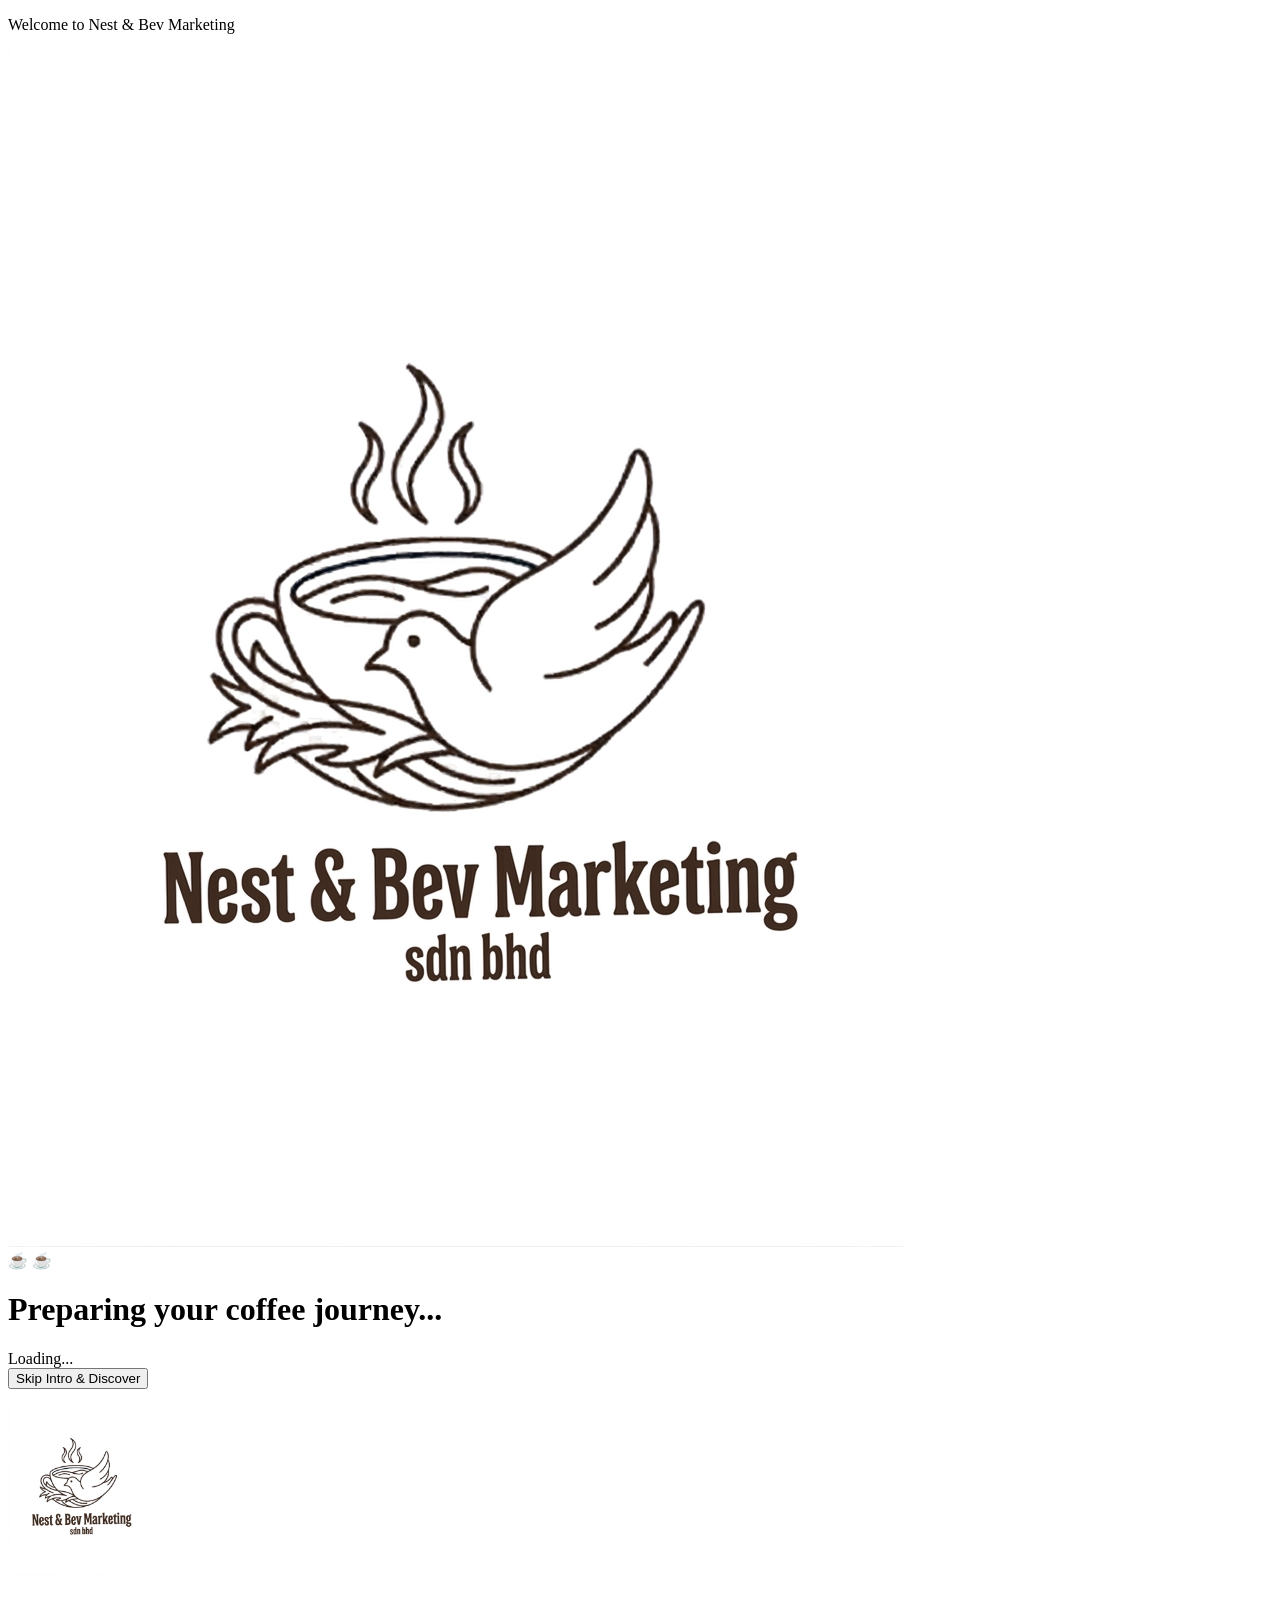
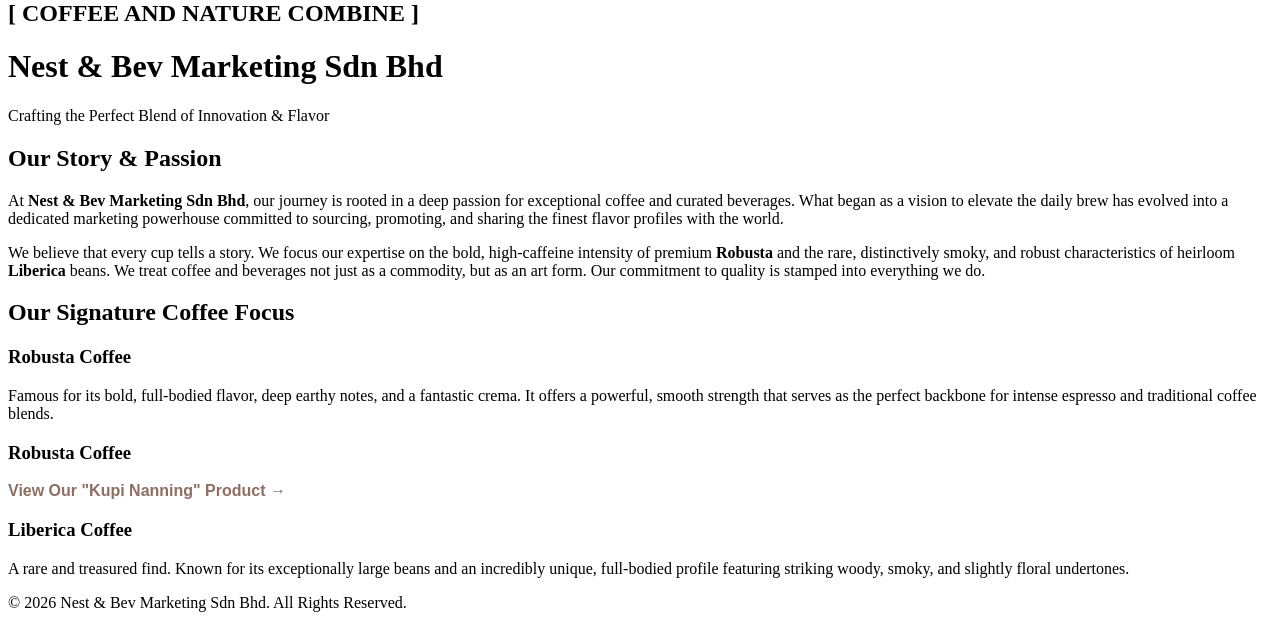
<file: index.html>
<!DOCTYPE html>
<html lang="en">
<head>
    <meta charset="UTF-8">
    <meta name="viewport" content="width=device-width, initial-scale=1.0">
    <title>Nest & Bev Marketing Sdn Bhd</title>
<body>
    <!-- Cinematic Intro Entrance Screen -->
<div id="intro-screen">
    <div class="intro-content">
        <p class="intro-welcome">Welcome to Nest & Bev Marketing</p>
        
        <!-- Your Owl Logo -->
        <img src="nest-bev-logo.png" alt="Nest & Bev Logo" class="intro-owl-logo">
        
        <!-- Animated Steaming Coffee Cup Layout -->
        <div class="coffee-container">
            <div class="steam-line line1"></div>
            <div class="steam-line line2"></div>
            <div class="steam-line line3"></div>
            <div class="cup-wrapper">
                <div class="coffee-cup"></div>
                <div class="cup-handle"></div>
            </div>
            <div class="coffee-trajectory">
                <span class="bean bean1">☕</span>
                <span class="bean bean2">☕</span>
            </div>
        </div>

        <h1 class="intro-title">Preparing your coffee journey...</h1>
        
        <div class="loading-wrapper">
            <span class="loading-text">Loading...</span>
            <div class="loading-spinner"></div>
        </div>

        <button class="skip-btn" onclick="dismissIntro()">Skip Intro & Discover</button>
    </div>
</div>

    <!-- Header Section -->
    <header>
        <div class="header-container">
            <!-- Space for your logo -->
            <div class="logo-container">
    <img src="nest-bev-logo.png" alt="Nest & Bev Logo" style="max-width: 140px; height: auto;">
</div>
                <h2>[ COFFEE AND NATURE COMBINE ]</h2>
            </div>
            <h1>Nest & Bev Marketing Sdn Bhd</h1>
            <p class="tagline">Crafting the Perfect Blend of Innovation & Flavor</p>
        </div>
    </header>

    <!-- Main Content -->
    <main>
        <!-- Backstory Section -->
        <section class="backstory-section">
            <h2>Our Story & Passion</h2>
            <div class="divider"></div>
            <p>
                At <strong>Nest & Bev Marketing Sdn Bhd</strong>, our journey is rooted in a deep passion for exceptional coffee and curated beverages. What began as a vision to elevate the daily brew has evolved into a dedicated marketing powerhouse committed to sourcing, promoting, and sharing the finest flavor profiles with the world.
            </p>
            <p>
                We believe that every cup tells a story. We focus our expertise on the bold, high-caffeine intensity of premium <strong>Robusta</strong> and the rare, distinctively smoky, and robust characteristics of heirloom <strong>Liberica</strong> beans. We treat coffee and beverages not just as a commodity, but as an art form. Our commitment to quality is stamped into everything we do.
            </p>
        </section>

        <!-- Product Profiles Section -->
        <section class="coffee-profiles">
            <h2>Our Signature Coffee Focus</h2>
            <div class="profile-grid">
                <div class="profile-card">
                    <h3>Robusta Coffee</h3>
                    <p>Famous for its bold, full-bodied flavor, deep earthy notes, and a fantastic crema. It offers a powerful, smooth strength that serves as the perfect backbone for intense espresso and traditional coffee blends.</p>
                    <div class="profile-card">
    <h3>Robusta Coffee</h3>
    <!-- ADD THIS LINE BELOW THE PARAGRAPH -->
    <a href="product.html" style="color: #8d6e63; font-weight: bold; text-decoration: none; font-family: Arial;">View Our "Kupi Nanning" Product &rarr;</a>
</div>
                </div>
                <div class="profile-card">
                    <h3>Liberica Coffee</h3>
                    <p>A rare and treasured find. Known for its exceptionally large beans and an incredibly unique, full-bodied profile featuring striking woody, smoky, and slightly floral undertones.</p>
                </div>
            </div>
        </section>
    </main>

    <!-- Footer -->
    <footer>
        <p>&copy; 2026 Nest & Bev Marketing Sdn Bhd. All Rights Reserved.</p>
    </footer>

    <!-- PASTE YOUR CHATBASE SCRIPT BLOCK BACK HERE -->
<script>
(function(){if(!window.chatbase||window.chatbase("getState")!=="initialized"){window.chatbase=(...arguments)=>{if(!window.chatbase.q){window.chatbase.q=[]}window.chatbase.q.push(arguments)};window.chatbase=new Proxy(window.chatbase,{get(target,prop){if(prop==="q"){return target.q}return(...args)=>target(prop,...args)}})}const onLoad=function(){const script=document.createElement("script");script.src="https://www.chatbase.co/embed.min.js";script.id="t-Nmee5SJH-j605f1cB9q";script.domain="www.chatbase.co";document.body.appendChild(script)};if(document.readyState==="complete"){onLoad()}else{window.addEventListener("load",onLoad)}})();
</script>
</body>
</html>
</file>
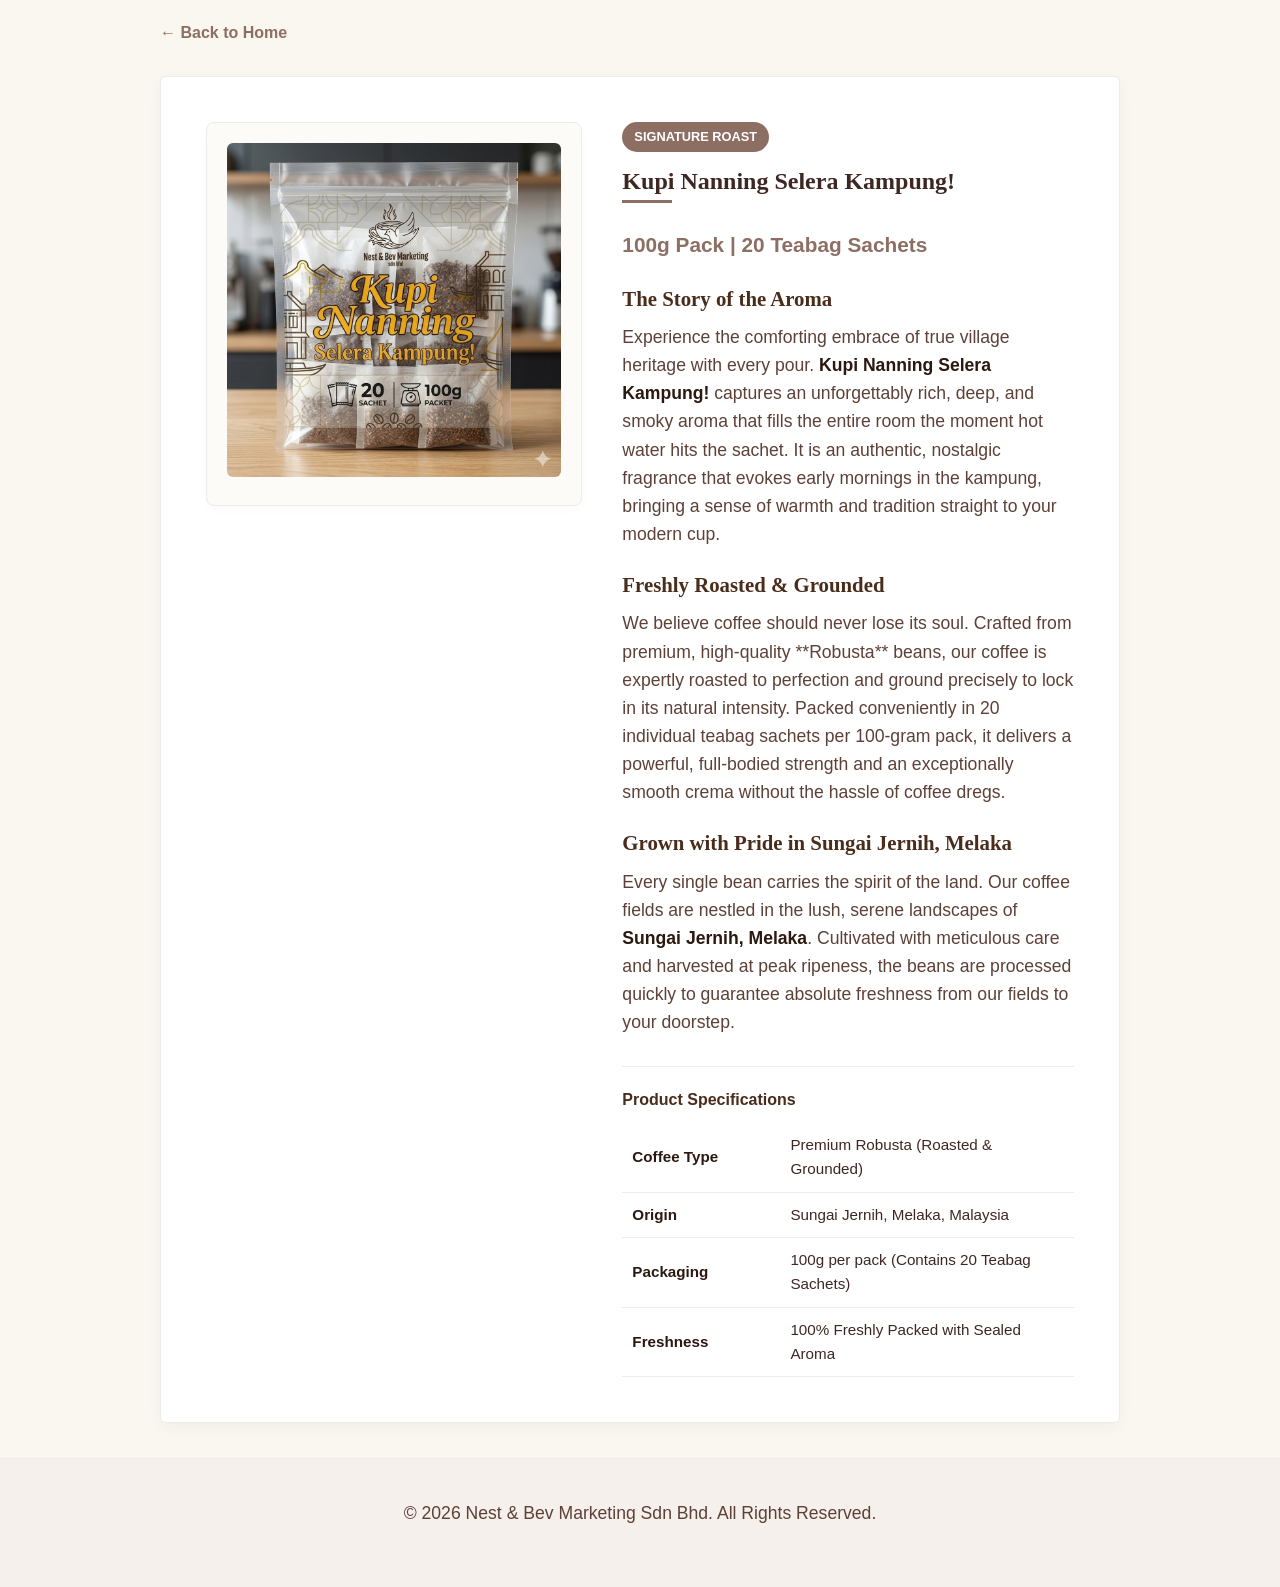
<file: product.html>
<!DOCTYPE html>
<html lang="en">
<head>
    <meta charset="UTF-8">
    <meta name="viewport" content="width=device-width, initial-scale=1.0">
    <title>Our Product - Nest & Bev Marketing</title>
    <head>
    <meta charset="UTF-8">
    <meta name="viewport" content="width=device-width, initial-scale=1.0">
    <title>Our Product - Nest & Bev Marketing</title>
    <!-- ADD THIS LINE FOR THE ICON: -->
    <link rel="icon" type="image/png" href="favicon.png">
    
    <link rel="stylesheet" href="style.css">
</head>
    <link rel="stylesheet" href="style.css">
</head>
<body>

    <!-- Navigation Bar to go back home -->
    <nav class="main-nav">
        <a href="index.html">&larr; Back to Home</a>
    </nav>

    <main class="product-main">
        <!-- Product Showcase Section -->
        <section class="product-container">
            <div class="product-image-side">
                <!-- Replace 'kupi-nanning.png' with your actual product photo name later -->
                <div class="image-box">
                    <img src="kupi-nanning.png" alt="Kupi Nanning Selera Kampung!" class="responsive-img">
                </div>
            </div>

            <div class="product-details-side">
                <span class="product-badge">Signature Roast</span>
                <h1>Kupi Nanning Selera Kampung!</h1>
                <div class="divider"></div>
                
                <p class="product-price">100g Pack | 20 Teabag Sachets</p>

                <h3>The Story of the Aroma</h3>
                <p>
                    Experience the comforting embrace of true village heritage with every pour. <strong>Kupi Nanning Selera Kampung!</strong> captures an unforgettably rich, deep, and smoky aroma that fills the entire room the moment hot water hits the sachet. It is an authentic, nostalgic fragrance that evokes early mornings in the kampung, bringing a sense of warmth and tradition straight to your modern cup.
                </p>

                <h3>Freshly Roasted & Grounded</h3>
                <p>
                    We believe coffee should never lose its soul. Crafted from premium, high-quality **Robusta** beans, our coffee is expertly roasted to perfection and ground precisely to lock in its natural intensity. Packed conveniently in 20 individual teabag sachets per 100-gram pack, it delivers a powerful, full-bodied strength and an exceptionally smooth crema without the hassle of coffee dregs. 
                </p>

                <h3>Grown with Pride in Sungai Jernih, Melaka</h3>
                <p>
                    Every single bean carries the spirit of the land. Our coffee fields are nestled in the lush, serene landscapes of <strong>Sungai Jernih, Melaka</strong>. Cultivated with meticulous care and harvested at peak ripeness, the beans are processed quickly to guarantee absolute freshness from our fields to your doorstep.
                </p>

                <div class="spec-table-container">
                    <h4>Product Specifications</h4>
                    <table class="spec-table">
                        <tr>
                            <td><strong>Coffee Type</strong></td>
                            <td>Premium Robusta (Roasted & Grounded)</td>
                        </tr>
                        <tr>
                            <td><strong>Origin</strong></td>
                            <td>Sungai Jernih, Melaka, Malaysia</td>
                        </tr>
                        <tr>
                            <td><strong>Packaging</strong></td>
                            <td>100g per pack (Contains 20 Teabag Sachets)</td>
                        </tr>
                        <tr>
                            <td><strong>Freshness</strong></td>
                            <td>100% Freshly Packed with Sealed Aroma</td>
                        </tr>
                    </table>
                </div>
            </div>
        </section>
    </main>

    <footer>
        <p>&copy; 2026 Nest & Bev Marketing Sdn Bhd. All Rights Reserved.</p>
    </footer>

    <!-- Paste your Chatbase script tag here too if you want Dr. Nestev on this page! -->

</body>
</html>
</file>
<file: style.css>
/* Reset and Base Styles */
* {
    margin: 0;
    padding: 0;
    box-sizing: border-box;
}

body {
    font-family: 'Georgia', serif; /* Gives a more classic, artisan feel */
    line-height: 1.6;
    background-color: #faf6f0; /* Soft warm cream */
    color: #3e2723; /* Deep espresso brown */
}

/* Header & Branding */
header {
    background: linear-gradient(135deg, #2b1810 0%, #4a2c1b 100%); /* Rich coffee gradients */
    color: #fffde7;
    padding: 70px 20px;
    text-align: center;
    border-bottom: 5px solid #d7ccc8;
}

.header-container {
    max-width: 800px;
    margin: 0 auto;
}

.logo-placeholder {
    width: 140px;
    height: 140px;
    background-color: rgba(255, 255, 255, 0.05);
    border: 2px dashed #bcaaa4;
    border-radius: 12px; /* Soft square layout */
    display: flex;
    align-items: center;
    justify-content: center;
    margin: 0 auto 25px auto;
}

.logo-placeholder h2 {
    font-size: 11px;
    letter-spacing: 1.5px;
    color: #d7ccc8;
    font-family: 'Arial', sans-serif;
}

header h1 {
    font-size: 2.6rem;
    margin-bottom: 12px;
    font-weight: normal;
    letter-spacing: 1px;
}

.tagline {
    font-size: 1.15rem;
    color: #bcaaa4;
    font-style: italic;
}

/* Main Layout */
main {
    max-width: 900px;
    margin: 50px auto;
    padding: 0 20px;
}

section {
    background: #ffffff;
    padding: 45px;
    margin-bottom: 35px;
    border-radius: 6px;
    box-shadow: 0 4px 15px rgba(62, 39, 35, 0.04);
    border: 1px solid #efebe9;
}

h2 {
    color: #4a2c1b;
    margin-bottom: 15px;
    font-size: 1.9rem;
    font-weight: normal;
}

.divider {
    height: 3px;
    width: 50px;
    background-color: #8d6e63; /* Roasted coffee brown accent */
    margin-bottom: 25px;
}

p {
    margin-bottom: 20px;
    color: #5d4037;
    font-size: 1.1rem;
    font-family: 'Arial', sans-serif; /* Clean body text for readability */
}

strong {
    color: #2b1810;
}

/* Profiles Grid */
.profile-grid {
    display: flex;
    gap: 25px;
    margin-top: 25px;
}

.profile-card {
    flex: 1;
    background-color: #fdfbf7;
    padding: 30px;
    border-top: 4px solid #8d6e63;
    border-radius: 4px;
    box-shadow: inset 0 0 10px rgba(0,0,0,0.01);
}

.profile-card h3 {
    color: #4a2c1b;
    margin-bottom: 12px;
    font-size: 1.4rem;
}

/* Footer */
footer {
    text-align: center;
    padding: 40px 20px;
    color: #8d6e63;
    font-size: 0.9rem;
    background-color: #f5f0eb;
    border-top: 1px solid #efebe9;
    font-family: 'Arial', sans-serif;
}

/* Mobile Responsive */
@media (max-width: 600px) {
    .profile-grid {
        flex-direction: column;
    }
}/* Navigation Link */
.main-nav {
    max-width: 1000px;
    margin: 20px auto 0 auto;
    padding: 0 20px;
}
.main-nav a {
    color: #8d6e63;
    text-decoration: none;
    font-family: 'Arial', sans-serif;
    font-weight: bold;
}
.main-nav a:hover {
    color: #4a2c1b;
}

/* Product Page Layout */
.product-main {
    max-width: 1000px;
    margin: 30px auto;
}

.product-container {
    display: flex;
    gap: 40px;
    align-items: flex-start;
}

.product-image-side {
    flex: 1;
}

.image-box {
    background-color: #fdfbf7;
    border: 1px solid #efebe9;
    border-radius: 8px;
    padding: 20px;
    text-align: center;
    box-shadow: 0 4px 12px rgba(0,0,0,0.02);
}

.responsive-img {
    max-width: 100%;
    height: auto;
    border-radius: 6px;
}

.product-details-side {
    flex: 1.2;
}

.product-badge {
    background-color: #8d6e63;
    color: white;
    padding: 5px 12px;
    font-size: 0.8rem;
    text-transform: uppercase;
    font-family: 'Arial', sans-serif;
    font-weight: bold;
    border-radius: 20px;
    display: inline-block;
    margin-bottom: 10px;
}

.product-price {
    font-size: 1.3rem;
    font-weight: bold;
    color: #8d6e63;
    margin-bottom: 20px;
    font-family: 'Arial', sans-serif;
}

.product-details-side h3 {
    color: #4a2c1b;
    margin-top: 20px;
    margin-bottom: 8px;
    font-size: 1.3rem;
}

/* Specs Table Layout */
.spec-table-container {
    margin-top: 30px;
    border-top: 1px solid #efebe9;
    padding-top: 20px;
}

.spec-table-container h4 {
    margin-bottom: 10px;
    color: #4a2c1b;
    font-family: 'Arial', sans-serif;
}

.spec-table {
    width: 100%;
    border-collapse: collapse;
    font-family: 'Arial', sans-serif;
    font-size: 0.95rem;
}

.spec-table td {
    padding: 10px;
    border-bottom: 1px solid #efebe9;
}

.spec-table td:first-child {
    width: 35%;
    color: #8d6e63;
}

/* Responsive view for phones */
@media (max-width: 768px) {
    .product-container {
        flex-direction: column;
    }
}/* --- CINEMATIC INTRO SCREEN STYLES --- */
#intro-screen {
    position: fixed;
    top: 0;
    left: 0;
    width: 100%;
    height: 100%;
    background: linear-gradient(135deg, #4a3429 0%, #2b1e17 100%);
    z-index: 99999; /* Keeps it on top of everything else */
    display: flex;
    justify-content: center;
    align-items: center;
    font-family: 'Poppins', sans-serif;
    color: #fff;
    opacity: 1;
    transition: opacity 1s ease, visibility 1s ease;
}

/* Smoothly fades out the entire overlay when dismissed */
#intro-screen.fade-out {
    opacity: 0;
    visibility: hidden;
    pointer-events: none;
}

.intro-content {
    text-align: center;
    display: flex;
    flex-direction: column;
    align-items: center;
    max-width: 600px;
    padding: 20px;
}

.intro-welcome {
    font-size: 1.2rem;
    color: rgba(255, 255, 255, 0.6);
    letter-spacing: 2px;
    margin-bottom: 20px;
    animation: fadeInDown 1s ease forwards;
}

.intro-owl-logo {
    width: 110px;
    height: auto;
    margin-bottom: 25px;
    animation: floatOwl 4s ease-in-out infinite;
}

/* Coffee Cup Graphic & Steam Setup */
.coffee-container {
    position: relative;
    width: 120px;
    height: 100px;
    margin-bottom: 30px;
    display: flex;
    flex-direction: column;
    align-items: center;
}

.cup-wrapper {
    position: relative;
    margin-top: 35px;
}

.coffee-cup {
    width: 70px;
    height: 55px;
    background-color: #1a4d32; /* Deep green matching your brand identity */
    border-radius: 0 0 35px 35px;
    border: 3px solid #e6ccb2;
}

.cup-handle {
    position: absolute;
    right: -18px;
    top: 8px;
    width: 20px;
    height: 25px;
    border: 3px solid #e6ccb2;
    border-left: none;
    border-radius: 0 15px 15px 0;
}

/* Rising Steam Animation Details */
.steam-line {
    position: absolute;
    width: 4px;
    height: 20px;
    background: rgba(255, 255, 255, 0.4);
    border-radius: 2px;
    bottom: 65px;
    filter: blur(1px);
}
.line1 { left: 45px; animation: riseSteam 2s infinite linear; }
.line2 { left: 58px; animation: riseSteam 2s infinite linear 0.7s; }
.line3 { left: 70px; animation: riseSteam 2s infinite linear 1.4s; }

/* Text & Spinner Elements */
.intro-title {
    font-size: 2rem;
    font-weight: 500;
    margin-bottom: 15px;
    letter-spacing: 1px;
    color: #f7ebe1;
}

.loading-wrapper {
    display: flex;
    align-items: center;
    gap: 10px;
    margin-bottom: 40px;
}

.loading-text {
    font-size: 1.3rem;
    color: rgba(255, 255, 255, 0.7);
}

.loading-spinner {
    width: 18px;
    height: 18px;
    border: 2px solid rgba(255, 255, 255, 0.2);
    border-top-color: #e6ccb2;
    border-radius: 50%;
    animation: spin 1s infinite linear;
}

/* Rounded, Glowing Interactive Button */
.skip-btn {
    background: rgba(255, 255, 255, 0.9);
    color: #2b1e17;
    border: none;
    padding: 12px 30px;
    font-size: 0.95rem;
    font-weight: 600;
    border-radius: 25px;
    cursor: pointer;
    box-shadow: 0 0 15px rgba(230, 204, 178, 0.4);
    transition: transform 0.2s ease, box-shadow 0.2s ease;
}

.skip-btn:hover {
    transform: scale(1.05);
    box-shadow: 0 0 25px rgba(230, 204, 178, 0.7);
}

/* Keyframe Animations */
@keyframes spin { to { transform: rotate(360deg); } }

@keyframes fadeInDown {
    from { opacity: 0; transform: translateY(-15px); }
    to { opacity: 1; transform: translateY(0); }
}

@keyframes floatOwl {
    0%, 100% { transform: translateY(0); }
    50% { transform: translateY(-8px); }
}

@keyframes riseSteam {
    0% { transform: translateY(0) scaleY(0.5); opacity: 0; }
    50% { opacity: 0.6; }
    100% { transform: translateY(-25px) scaleY(1.5); opacity: 0; }
}// --- CINEMATIC INTRO MANAGEMENT ---
function dismissIntro() {
    const intro = document.getElementById('intro-screen');
    if (intro && !intro.classList.contains('fade-out')) {
        intro.classList.add('fade-out');
    }
}

// Automatically transition to the main page content after 4 seconds
window.addEventListener('DOMContentLoaded', () => {
    setTimeout(() => {
        dismissIntro();
    }, 4000); 
});
</file>
